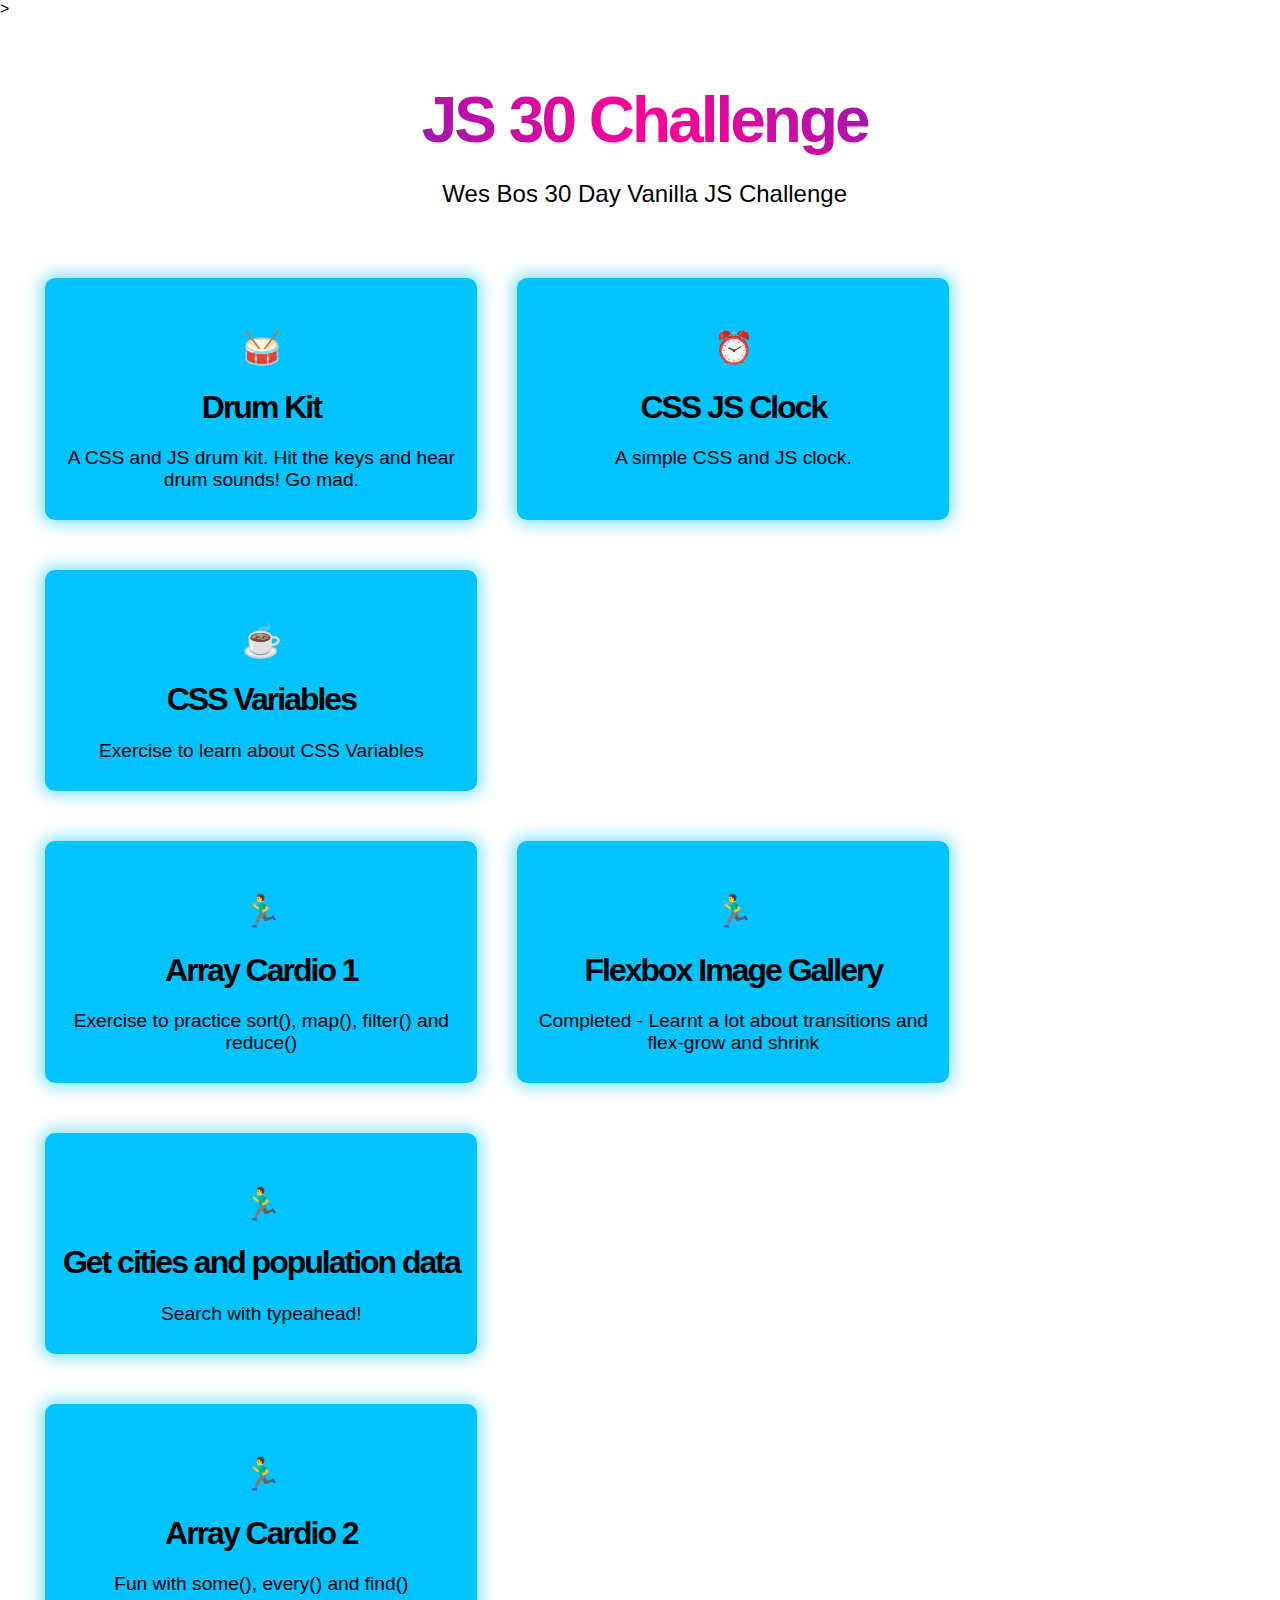
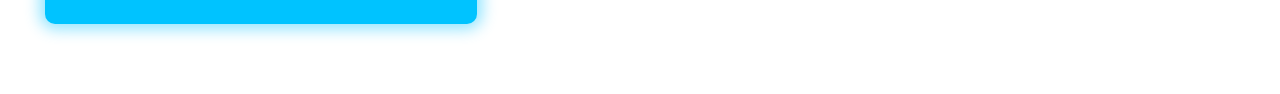
<file: index.html>
<!DOCTYPE html>
<html lang="en">

<head>
    <meta charset="UTF-8">
    <meta http-equiv="X-UA-Compatible" content="IE=edge">
    <meta name="viewport" content="width=device-width, initial-scale=1.0">
    <title>JS 30by30</title>
    <link rel="stylesheet" href="style.css">
    <a href="OReilly.Mastering.Bitcoin.2nd.Edition.2017.6.pdf"></a>>
</head>

<body>
    <div class='container'>
        <h1 class='header gradient-text'>JS 30 Challenge</h1>
        <p class='sub-header'>Wes Bos 30 Day Vanilla JS Challenge </p>
        <div class="row-container">
            <div class="card">
                <a href="1-drum-kit/index.html">
                    <h1>🥁</h1>
                    <h1>Drum Kit</h1>
                    <p>A CSS and JS drum kit. Hit the keys and hear drum sounds! Go mad.</p>
                </a>
            </div>
            <div class='card'>
                <a href="2-css-js-clock/index.html">
                    <h1>⏰</h1>

                    <h1>CSS JS Clock</h1>
                    <p>A simple CSS and JS clock.</p>
                </a>
            </div>
            <div class='card'>
                <a href="3-css-variables/index.html">
                    <h1>☕</h1>
                    <h1>CSS Variables</h1>
                    <p>Exercise to learn about CSS Variables</p>
                </a>
            </div>
        </div>
        <div class="row-container">
            <div class='card'>
                <a href="4-array-cardio/index.html">
                    <h1>🏃‍♂️</h1>
                    <h1>Array Cardio 1</h1>
                    <p>Exercise to practice sort(), map(), filter() and reduce()</p>
                </a>
            </div>
            <div class='card'>
                <a href="5-flexbox-image-gallery/index.html">
                    <h1>🏃‍♂️</h1>
                    <h1>Flexbox Image Gallery</h1>
                    <p>Completed - Learnt a lot about transitions and flex-grow and shrink</p>
                </a>
            </div>
            <div class='card'>
                <a href="6-cities-typeahead/index.html">
                    <h1>🏃‍♂️</h1>
                    <h1>Get cities and population data</h1>
                    <p>Search with typeahead!</p>
                </a>
            </div>
        </div>
        <div class="row-container">
            <div class='card'>
                <a href="7-array-cardio-2/index.html">
                    <h1>🏃‍♂️</h1>
                    <h1>Array Cardio 2</h1>
                    <p>Fun with some(), every() and find()</p>
                </a>
            </div>
        </div>
    </div>
</body>

</html>
</file>
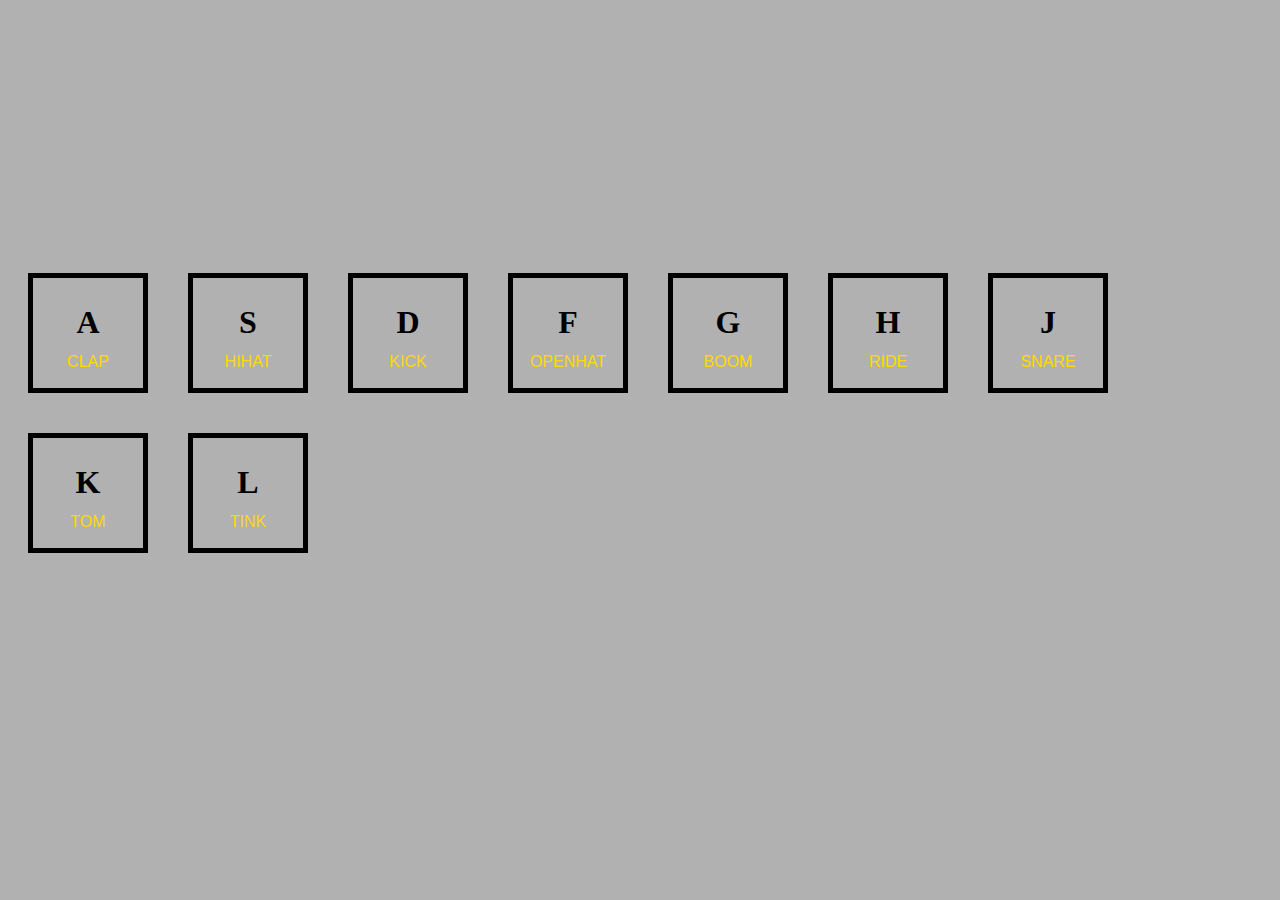
<file: 1-drum-kit/index.html>
<!DOCTYPE html>
<html lang="en">

<head>
    <meta charset="UTF-8">
    <meta http-equiv="X-UA-Compatible" content="IE=edge">
    <meta name="viewport" content="width=device-width, initial-scale=1.0">
    <link rel="stylesheet" href="styles.css">
    <title>JS Drum Kit</title>
</head>

<body>
    <div class='container'>
        <div class='beat-box a-key'>
            <h1>A</h1>
            <p>CLAP</p>
        </div>
        <div class='beat-box s-key'>
            <h1>S</h1>
            <p>HIHAT</p>
        </div>
        <div class='beat-box d-key'>
            <h1>D</h1>
            <p>KICK</p>
        </div>
        <div class='beat-box f-key'>
            <h1>F</h1>
            <p>OPENHAT</p>
        </div>
        <div class='beat-box'>
            <h1>G</h1>
            <p>BOOM</p>
        </div>
        <div class='beat-box'>
            <h1>H</h1>
            <p>RIDE</p>
        </div>
        <div class='beat-box'>
            <h1>J</h1>
            <p>SNARE</p>
        </div>
        <div class='beat-box'>
            <h1>K</h1>
            <p>TOM</p>
        </div>
        <div class='beat-box'>
            <h1>L</h1>
            <p>TINK</p>
        </div>

    </div>
    <script src="script.js"></script>
</body>

</html>
</file>
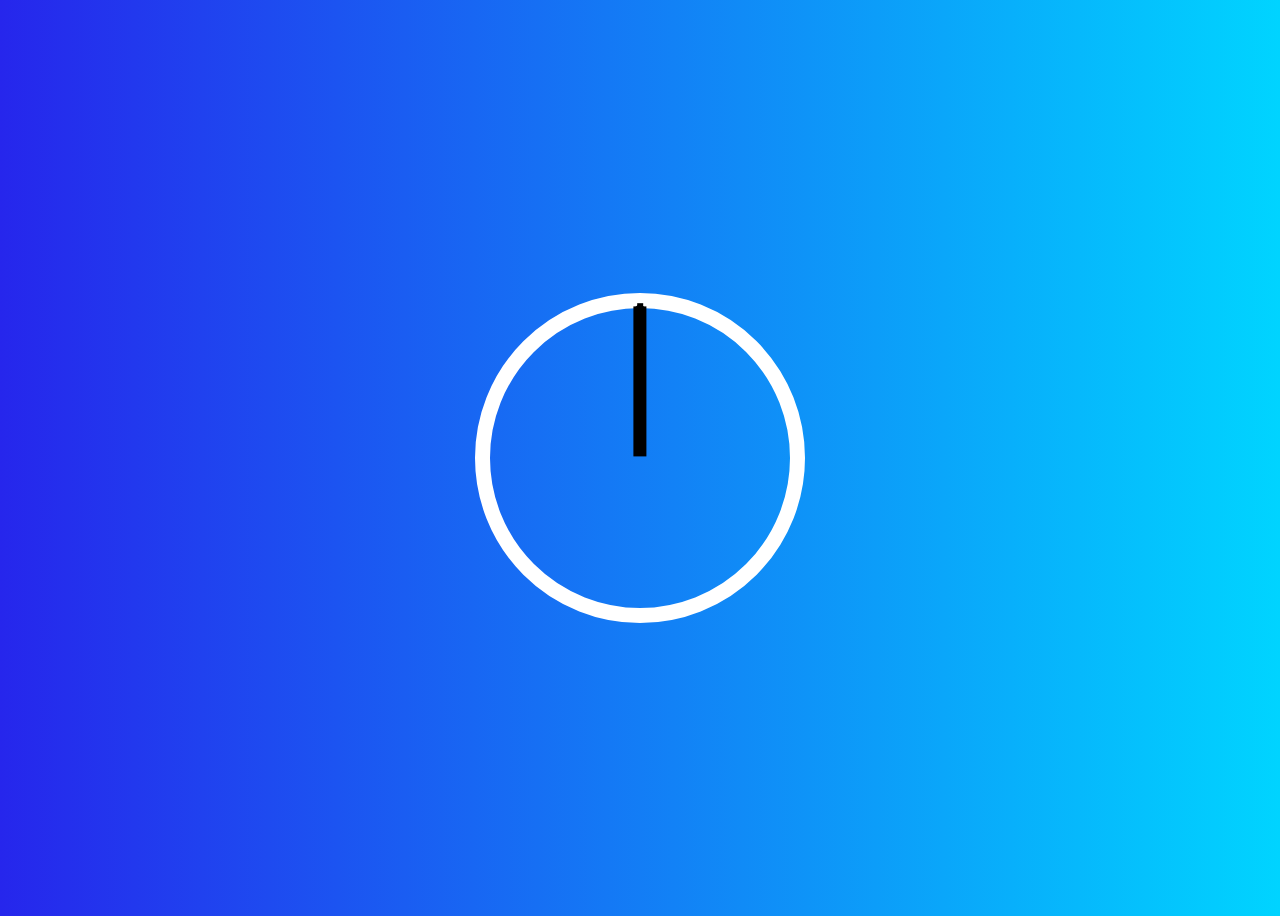
<file: 2-css-js-clock/index.html>
<!DOCTYPE html>
<html lang="en">
<head>
    <meta charset="UTF-8">
    <meta http-equiv="X-UA-Compatible" content="IE=edge">
    <meta name="viewport" content="width=device-width, initial-scale=1.0">
    <title>CSS JS Clock</title>
    <link rel="stylesheet" href="style.css">
</head>
<body>
    <div class='clock'>
        <div class='hour-hand'></div>
        <div class='minute-hand'></div>
        <div class='second-hand'></div>
    </div>

    <script src="script.js"></script>
</body>
</html>
</file>
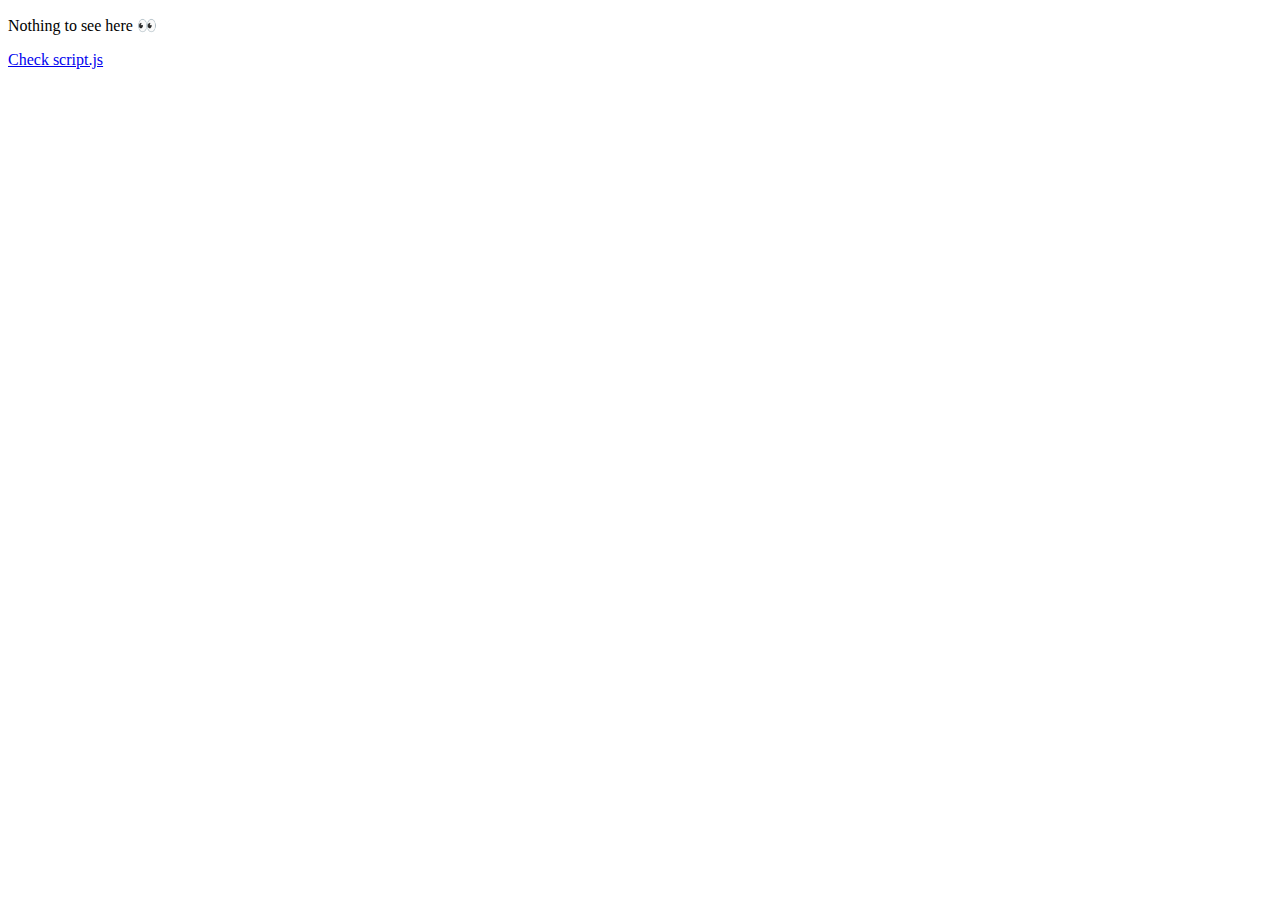
<file: 4-array-cardio/index.html>
<!DOCTYPE html>
<html lang="en">
<head>
    <meta charset="UTF-8">
    <meta http-equiv="X-UA-Compatible" content="IE=edge">
    <meta name="viewport" content="width=device-width, initial-scale=1.0">
    <title>Document</title>
</head>
<body>
    <p>Nothing to see here 👀</p>
    <a href="https://js30cbsudux.netlify.app/4-array-cardio/script.js">Check script.js</a>
    <script src="script.js"></script>
</body>
</html>
</file>
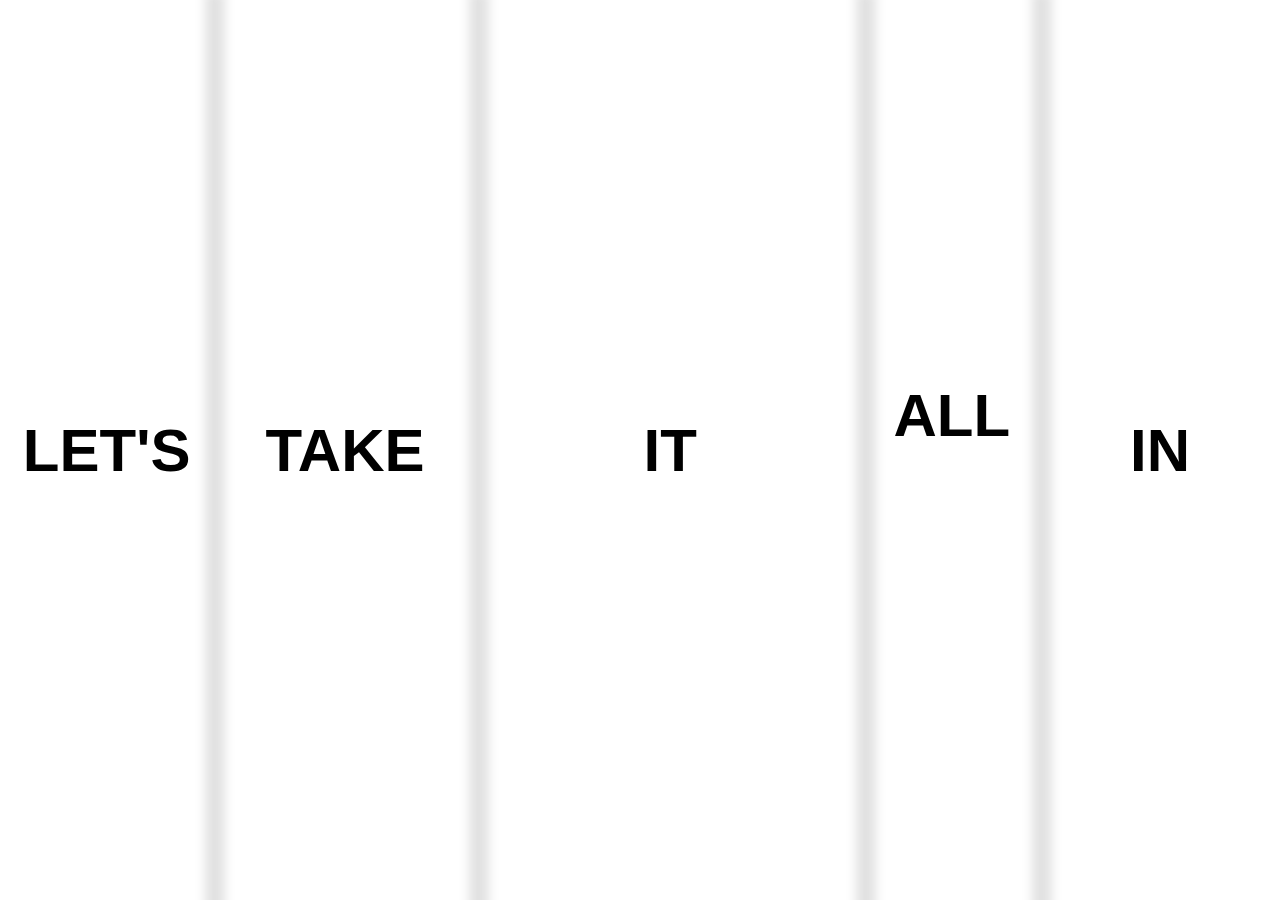
<file: 5-flexbox-image-gallery/index.html>
<!DOCTYPE html>
<html lang="en">
<head>
    <meta charset="UTF-8">
    <meta http-equiv="X-UA-Compatible" content="IE=edge">
    <meta name="viewport" content="width=device-width, initial-scale=1.0">
    <title>Flexbox + JS Image Gallery</title>
    <link rel="stylesheet" href="style.css">
</head>
<body>
    <div class="panels">
        <div class="panel panel1">
            <p>Hey</p>
            <p>Let's</p>
            <p>Dance</p>
        </div>
        <div class="panel panel2">
            <p>Give</p>
            <p>Take</p>
            <p>Receive</p>
        </div>
        <div class="panel panel3">
            <p>Experience</p>
            <p>it</p>
            <p>today</p>
        </div>
        <div class="panel panel4">
            <p>Give</p>
            <p>all</p>
            <p>you can</p>
        </div>
        <div class="panel panel5">
            <p>Life</p>
            <p>In</p>
            <p>Motion</p>
        </div>
    </div>

    <script src="script.js"></script>
</body>
</html>
</file>
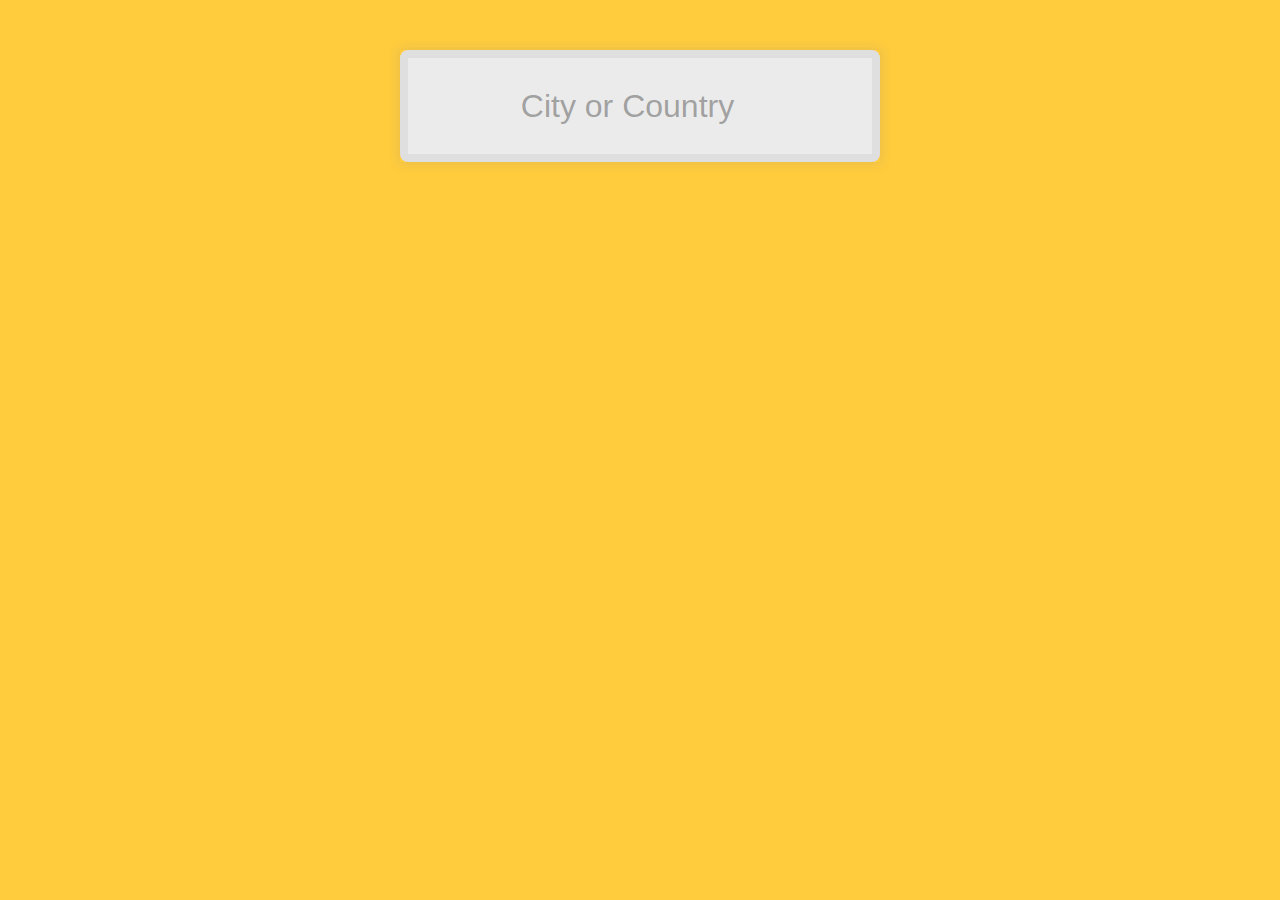
<file: 6-cities-typeahead/index.html>
<!DOCTYPE html>
<html lang="en">

<head>
    <meta charset="UTF-8">
    <meta http-equiv="X-UA-Compatible" content="IE=edge">
    <meta name="viewport" content="width=device-width, initial-scale=1.0">
    <title>Document</title>
    <link rel="stylesheet" href="style.css">
</head>

<body>
    <div class='container'>
        <form class='input-search-form' action="">
            <input class='city-search-bar' type="search" name="city-search" id="" placeholder="City or Country">
        </form>
        <ul class="suggestions">
        </ul>
    </div>
    <script src="script.js"></script>
</body>
</html>
</file>
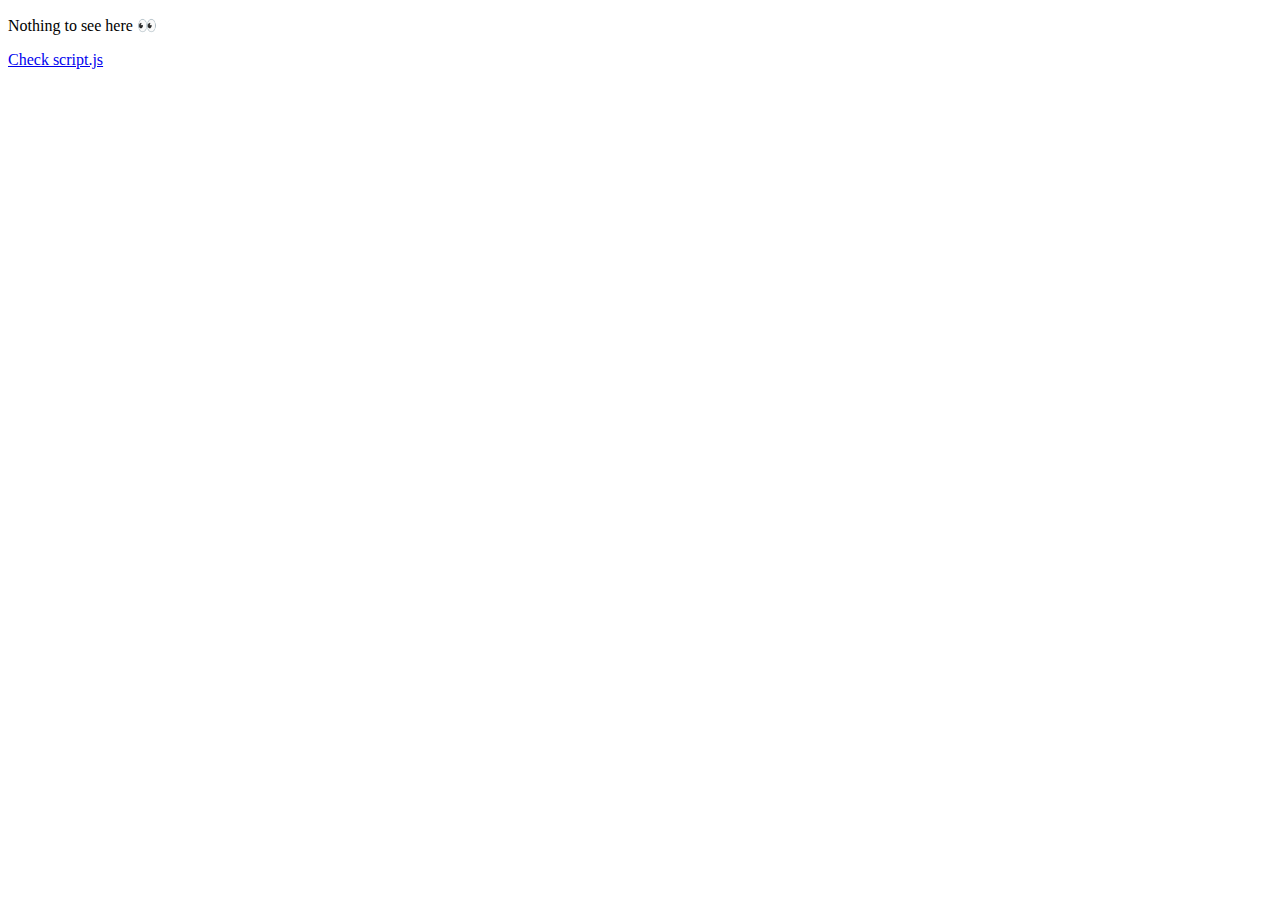
<file: 7-array-cardio-2/index.html>
<!DOCTYPE html>
<html lang="en">
<head>
    <meta charset="UTF-8">
    <meta http-equiv="X-UA-Compatible" content="IE=edge">
    <meta name="viewport" content="width=device-width, initial-scale=1.0">
    <title>Document</title>
</head>
<body>
    <p>Nothing to see here 👀</p>
    <a href="https://js30cbsudux.netlify.app/7-array-cardio-2/script.js">Check script.js</a>
    <script src="script.js"></script>
</body>
</html>
</file>
<file: style.css>
html {
    box-sizing: border-box;
    font-size: 16px;
  }
  

body {
    display:flex;
    justify-content: center;
    font-family: -apple-system, BlinkMacSystemFont, sans-serif;
    /* background-color: black; */
    margin: 0;
}

.header {
    font-size: 4rem;
    font-weight:900;
    letter-spacing: -3px;
    margin-bottom: -1px;
}


.gradient-text {
    /* Fallback: Set a background color. */
    background-color: blue;
    
    /* Create the gradient. */
    background-image: linear-gradient(45deg, #003ce0, #ff0095, #003ce0);
    
    /* Set the background size and repeat properties. */
    background-size: 100%;
    background-repeat: repeat;
  
    /* Use the text as a mask for the background. */
    /* This will show the gradient as a text color rather than element bg. */
    -webkit-background-clip: text;
    -webkit-text-fill-color: transparent; 
    -moz-background-clip: text;
    -moz-text-fill-color: transparent;
  }

.sub-header {
 font-size: 1.5rem;
 margin-bottom: 50px;

}

.container {
    display: flex;
    flex-direction: column;
    text-align: center;
    /* align-items: center; */
    justify-content: center;
    margin: 40px 16px ;
}

.row-container {
    display: flex;
    justify-content: flex-start;
    /* align-items: flex-start; */
    flex-wrap: wrap;
}

.card {
    width: 400px;
    background-color: rgb(0, 195, 255);
    box-shadow: 0px 0px 15px 5px  rgba(0, 195, 255, 0.445);
    min-height: 10rem;
    margin: 20px;
    margin-bottom: 30px;
    padding: 10px 16px;
    padding-top: 30px;
    text-align: center;
    border-radius: 10px;
}


.card:hover {
    background-color:rgba(0, 195, 255, 0.733);;
    /* border: 1px solid red; */
}

.card a {
    text-decoration: none;
    color: black;
}

.card h1 {
    letter-spacing: -2px;
    font-weight: 900;
}
  
.card p {
    font-size: 1.2rem;
}
</file>
<file: 1-drum-kit/styles.css>
body {
    display: flex;
    justify-content: center;
    align-items: center;
    height: 90vh;
    background-image:linear-gradient(rgba(100,100,100,.5), rgba(100,100,100,.5)), url("https://cdn.pixabay.com/photo/2015/11/22/19/04/crowd-1056764_960_720.jpg");
    background-size: cover;
    font-family: Arial, Helvetica, sans-serif;
}

.container {
    display: flex;
    flex-wrap:wrap;

}

.beat-box {
    width: 100px;
    height: 100px;
    /* background-color: blue; */
    margin: 20px;
    border: 5px black solid;
    padding: 5px;
    text-align: center;
}

.beat-box p {
    margin-top: -10px;
    color: rgb(255, 217, 0);
}

.beat-box h1 {
    font-family: 'Times New Roman', Times, serif;
}

.pressed {
    box-shadow: 0px 0px 10px 10px  rgb(255, 217, 0);
}

.test {
    background-color: red;
}
</file>
<file: 2-css-js-clock/style.css>
body {
    background: rgb(38,38,236);
    background: linear-gradient(90deg, rgba(38,38,236,1) 0%, rgba(0,212,255,1) 100%);       
    display: flex;
    height: 100vh;
    justify-content: center;
    align-items: center;
}


.clock {
    width: 300px;
    height: 300px; 
    border: 15px white solid;
    border-radius: 2000px;
}

.hour-hand {
    height: 0.8rem;
    background-color: black;
    width: 150px;
    transform : rotate(90deg);
    position: absolute;
    top: 50%;
    transform-origin: 100%;
    transition: all 0.5s;
}


.minute-hand {
    height: 0.6rem;
    background-color: black;
    width: 150px;
    transform : rotate(90deg);
    position: absolute;
    top: 50%;
    transform-origin: 100%;
    border-radius: 10px;

}


.second-hand {
    height: 0.4rem;
    background-color: black;
    width: 150px;
    transform : rotate(90deg);
    position: absolute;
    top: 50%;
    transform-origin: 100%;

}
</file>
<file: 5-flexbox-image-gallery/style.css>
html {
  box-sizing: border-box;
  font-family: 'helvetica neue';
  font-size: 20px;
  font-weight: 200;
}

body {
  margin: 0;
}

*,
*:before,
*:after {
  box-sizing: inherit;
}

.panels {
  background-color: white;
  display: flex;
  justify-content: space-between;
  align-items: center;
  text-transform: uppercase;
  overflow: hidden;
}

.panel {
  text-align: center;
  height: 100vh;
  box-shadow: 2px 2px 10px 10px rgba(0, 0, 0, 0.116);
  flex: 1;
  color: black;
  font-size: 40px;
  font-weight: bold;

  display: flex;
  flex-direction: column;
  justify-content: center;
  transition: all 0.5s;

}


.panel>* {
  transition: all 0.5s;
  font-family: -apple-system, BlinkMacSystemFont, 'Segoe UI', Roboto, Oxygen, Ubuntu, Cantarell, 'Open Sans', 'Helvetica Neue', sans-serif;

  margin: 0;
  flex: 1 0 auto;
  display: flex;
  justify-content: center;
  align-items: center;

  font-size: 3rem;
}




.panel>p:first-child {
  transform: translateY(-100%);
}

.panel.open-active > *:first-child {
  transform: translateY(0%);
}

.panel>p:last-child {
  transform: translateY(100%);
}

.panel.open-active > *:last-child {
  transform: translateY(0%);
}

.open {
  flex-grow: 5;
}

.panel1 {
  background-image: url(https://source.unsplash.com/nytYUjp5a_g/1500x1500);
}

.panel2 {
  background-image: url(https://source.unsplash.com/mnEA-GPB0Pc/1500x1500);
}

.panel3 {
  background-image: url(https://source.unsplash.com/KZWmMYBRzQE/1500x1500);
}

.panel4 {
  background-image: url(https://source.unsplash.com/LdCpEcMQgQI/1500x1500);
}

.panel5 {
  background-image: url(https://source.unsplash.com/hqoCVZpqXQ0/1500x1500);
}
</file>
<file: 6-cities-typeahead/style.css>
html {
    box-sizing: border-box;
    font-family: Arial, Helvetica, sans-serif;
}

body {
    margin: 0;
    display: flex;
    justify-content: center;
    /* align-items: center; */
    height: 100vh;
    background-color: rgb(255, 204, 62);
}

.container {
    display: flex;
    flex-direction: column;
    align-items: center;
}

/* Box-sizing will save you from 100vh and 90vh scroll issue */

*,
*:before,
*:after {
    box-sizing: inherit;
}

form {
    margin-top: 50px;
    box-shadow: 0px 0px 10px 1px rgba(128, 128, 128, 0.192);
}

.city-search-bar {
    max-width: 30rem;
    height: 7rem;
    border-radius: 8px;
    background-color: rgb(235, 235, 235);
    border: 8px solid rgb(223, 223, 223);
    padding: 2rem;
    caret-color: rgba(0, 0, 0, 0.335);

}

::placeholder {
    text-align: center;
    font-size: 2rem;
    color: rgba(0, 0, 0, 0.335)
}

input[type=search] {
    text-align: center;
    font-size: 2rem;
    color: rgba(0, 0, 0, 0.335)
}

input:focus {
    outline-width: 0;
    background-color: white;
}


ul.suggestions {
    list-style-type: none;
    padding: 0;
    margin: 0;
    width: 80%;
}

ul.suggestions li {
    font-size: 1.5rem;
    padding: 20px;
    background-color: rgb(223, 223, 223);
    ;
    text-align: center;
    font-weight: thinner;
    box-shadow: 0px 0px 10px 1px rgba(128, 128, 128, 0.192);
    perspective: 10rem;

}


.suggestions li:nth-child(even) {
    transform: perspective(100px) rotateX(3deg) translateY(2px) scale(1.001);
    background: linear-gradient(to bottom, #ffffff 0%, #EFEFEF 100%);
}

.suggestions li:nth-child(odd) {
    transform: perspective(100px) rotateX(-3deg) translateY(3px);
    background: linear-gradient(to top, #ffffff 0%, #EFEFEF 100%);
}
</file>
